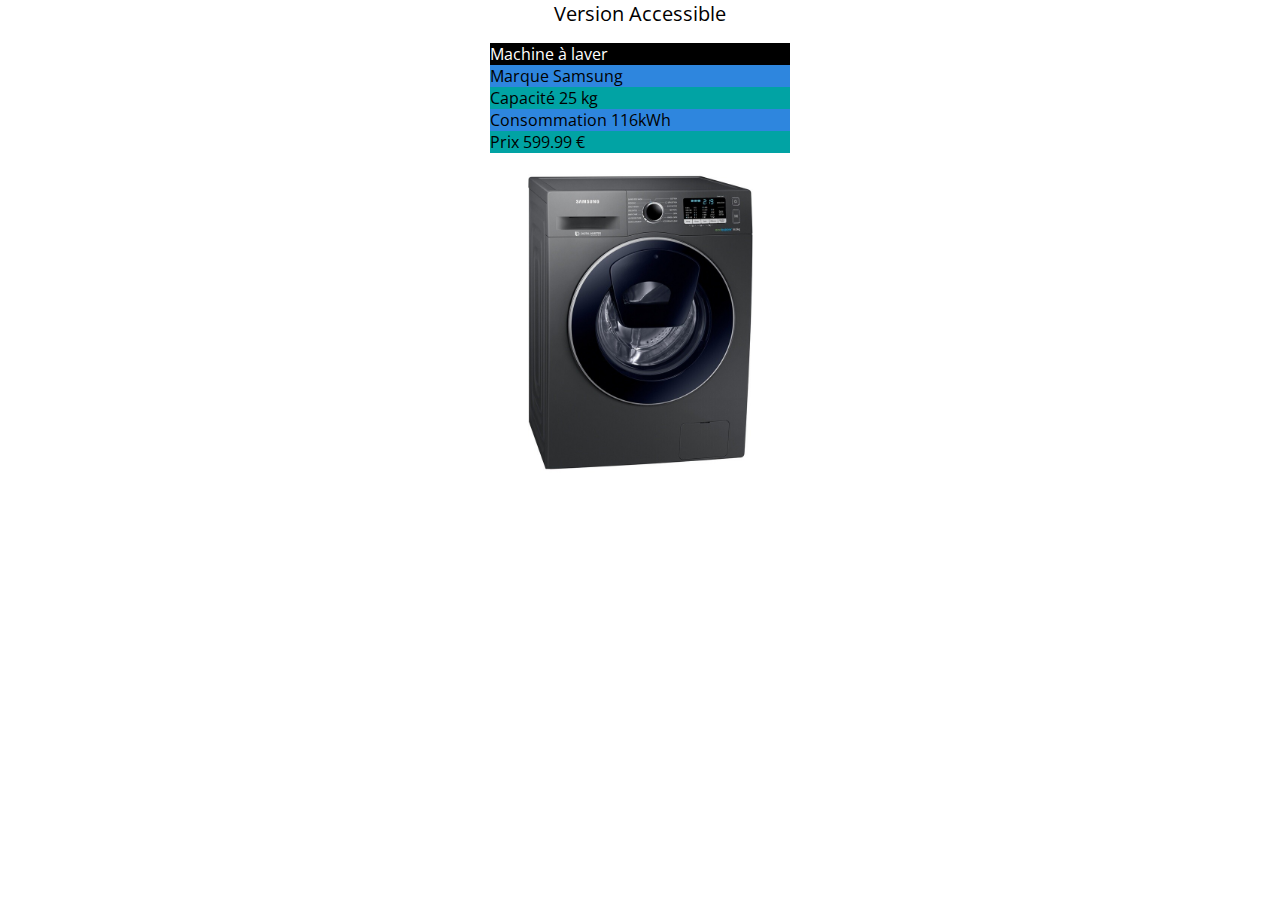
<file: accessibilité/index.html>
<!DOCTYPE html>
<html lang="en">
<head>
    <meta charset="UTF-8">
    <meta name="viewport" content="width=device-width, initial-scale=1.0">
    <link rel="stylesheet" href="https://stackpath.bootstrapcdn.com/font-awesome/4.7.0/css/font-awesome.min.css">
    <link rel="stylesheet" type="text/css" href="./css/reset.css">
    <link rel="stylesheet" type="text/css" href="./css/theme.css">
    <title>Machine à Laver</title>
</head>
<body>
    <header>
        <i class="fab fa-accessible-icon"></i><h1>Version Accessible</h1>
    </header>
    <main itemscope itemtype="https://schema.org/Product">
        <ul>

        </ul>
    </main>
    <script src="./js/app.js"></script>
</body>
</html>
</file>
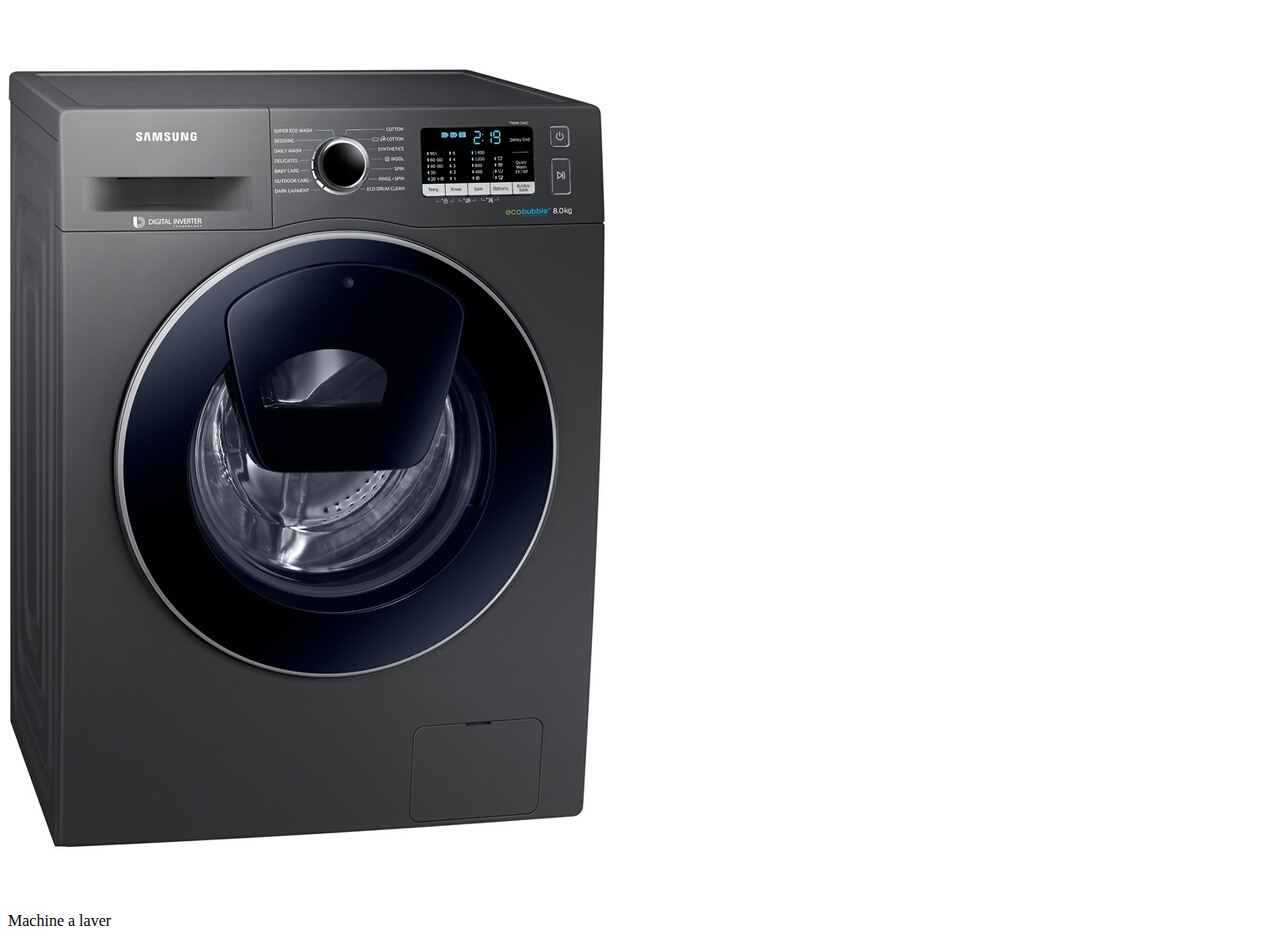
<file: ex/exo.html>
<!DOCTYPE html>
<html lang="en">
<head>
    <meta charset="UTF-8">
    <meta name="viewport" content="width=device-width, initial-scale=1.0">
    <title>Document</title>
</head>
<body>
    <div role="img">
        <img src="./samsung.jpg" alt="Machine à laver">
    </div>
    <div role="contentinfo">Machine a laver</div>
</body>
</file>
<file: accessibilité/css/theme.css>
main{
    width : 30rem;
    margin : 1rem auto;
}
main ul{
    display : block;
}
main ul li:nth{
    margin : 0 auto;
    padding: .5rem;
}
main ul li:nth-of-type(odd){
    background-color: #01a3a4;
}
main ul li:nth-of-type(even){
    background-color: #2e86de;
}
main ul li:last-child{
    background-color: #fff;
}
main ul li:nth-of-type(1){
    background-color: black;
    color: #fff;
}
main ul li p img{
    background-color: #fff;
    display: block;
    margin: 0 auto;
    width: 75%;
}
h1{
    text-align: center;
    font-size: 2rem;
}
.gris{
    filter:grayscale(100%);
}
</file>
